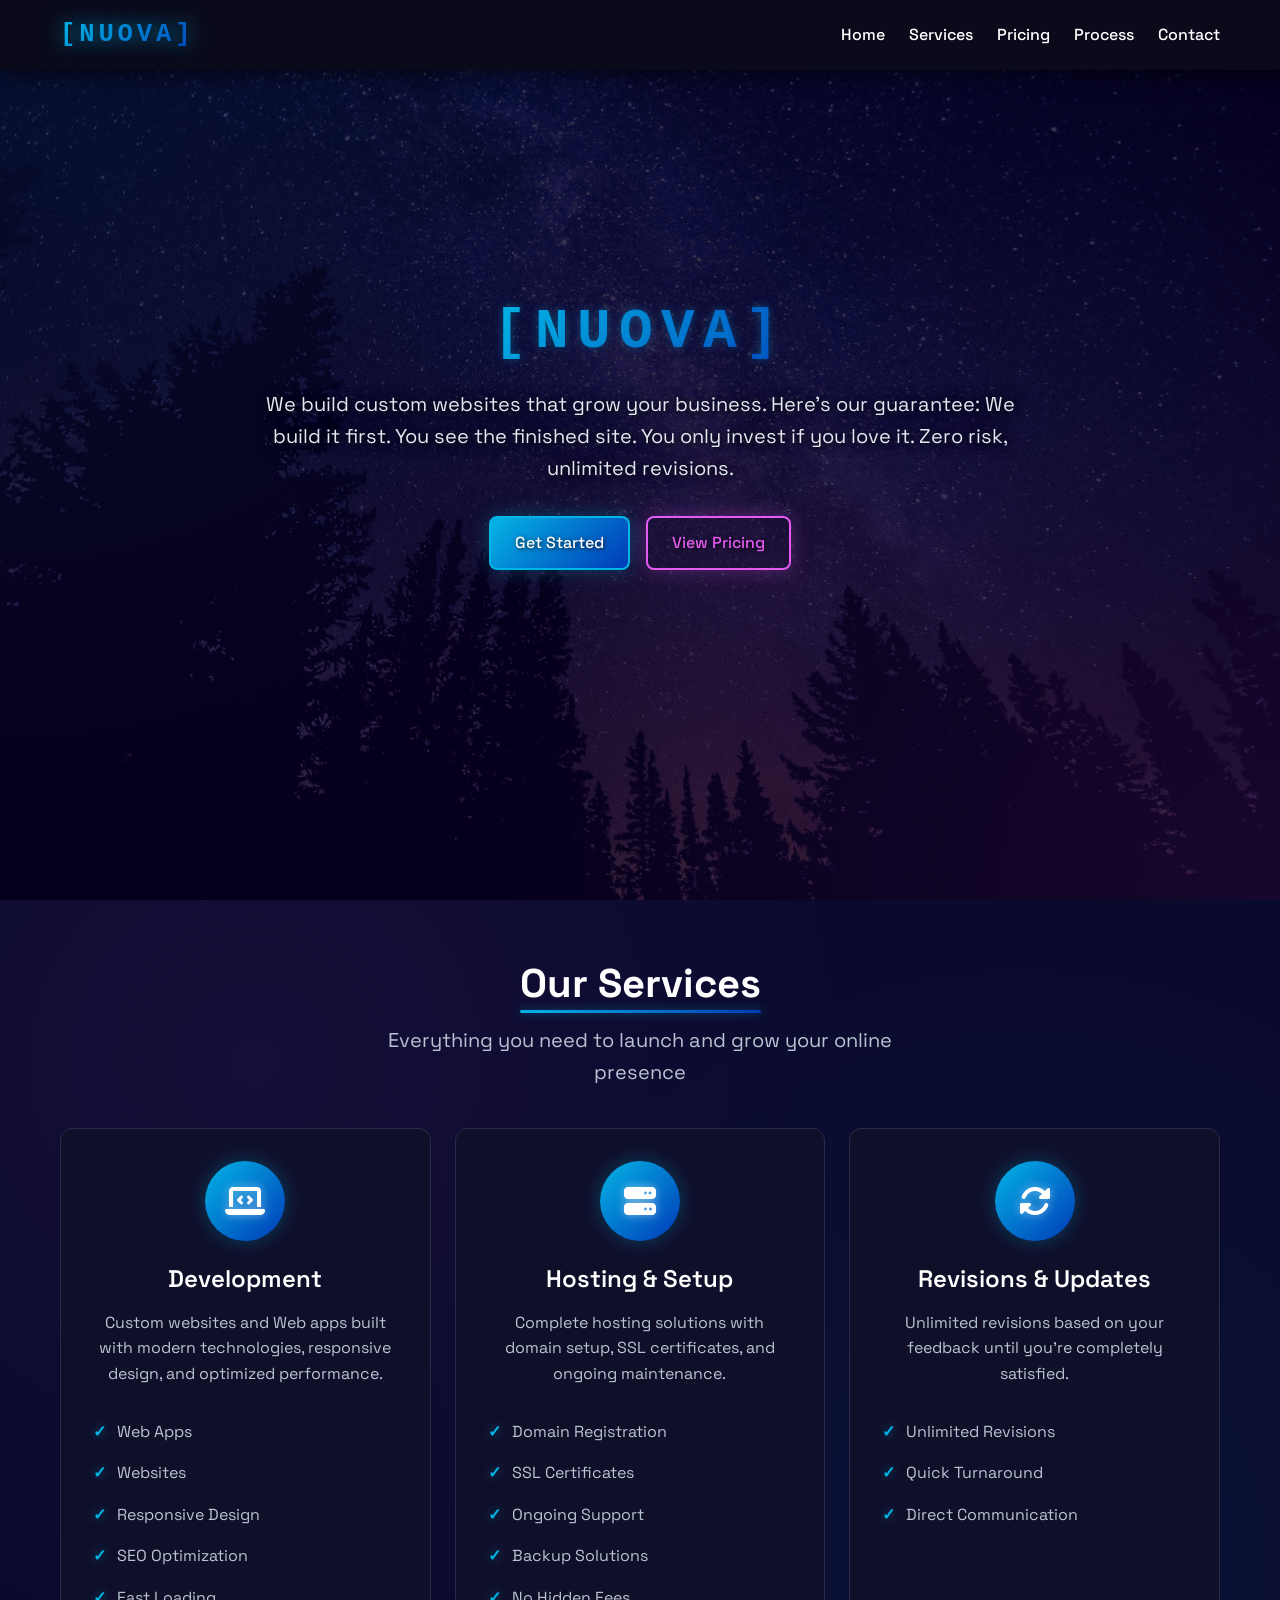
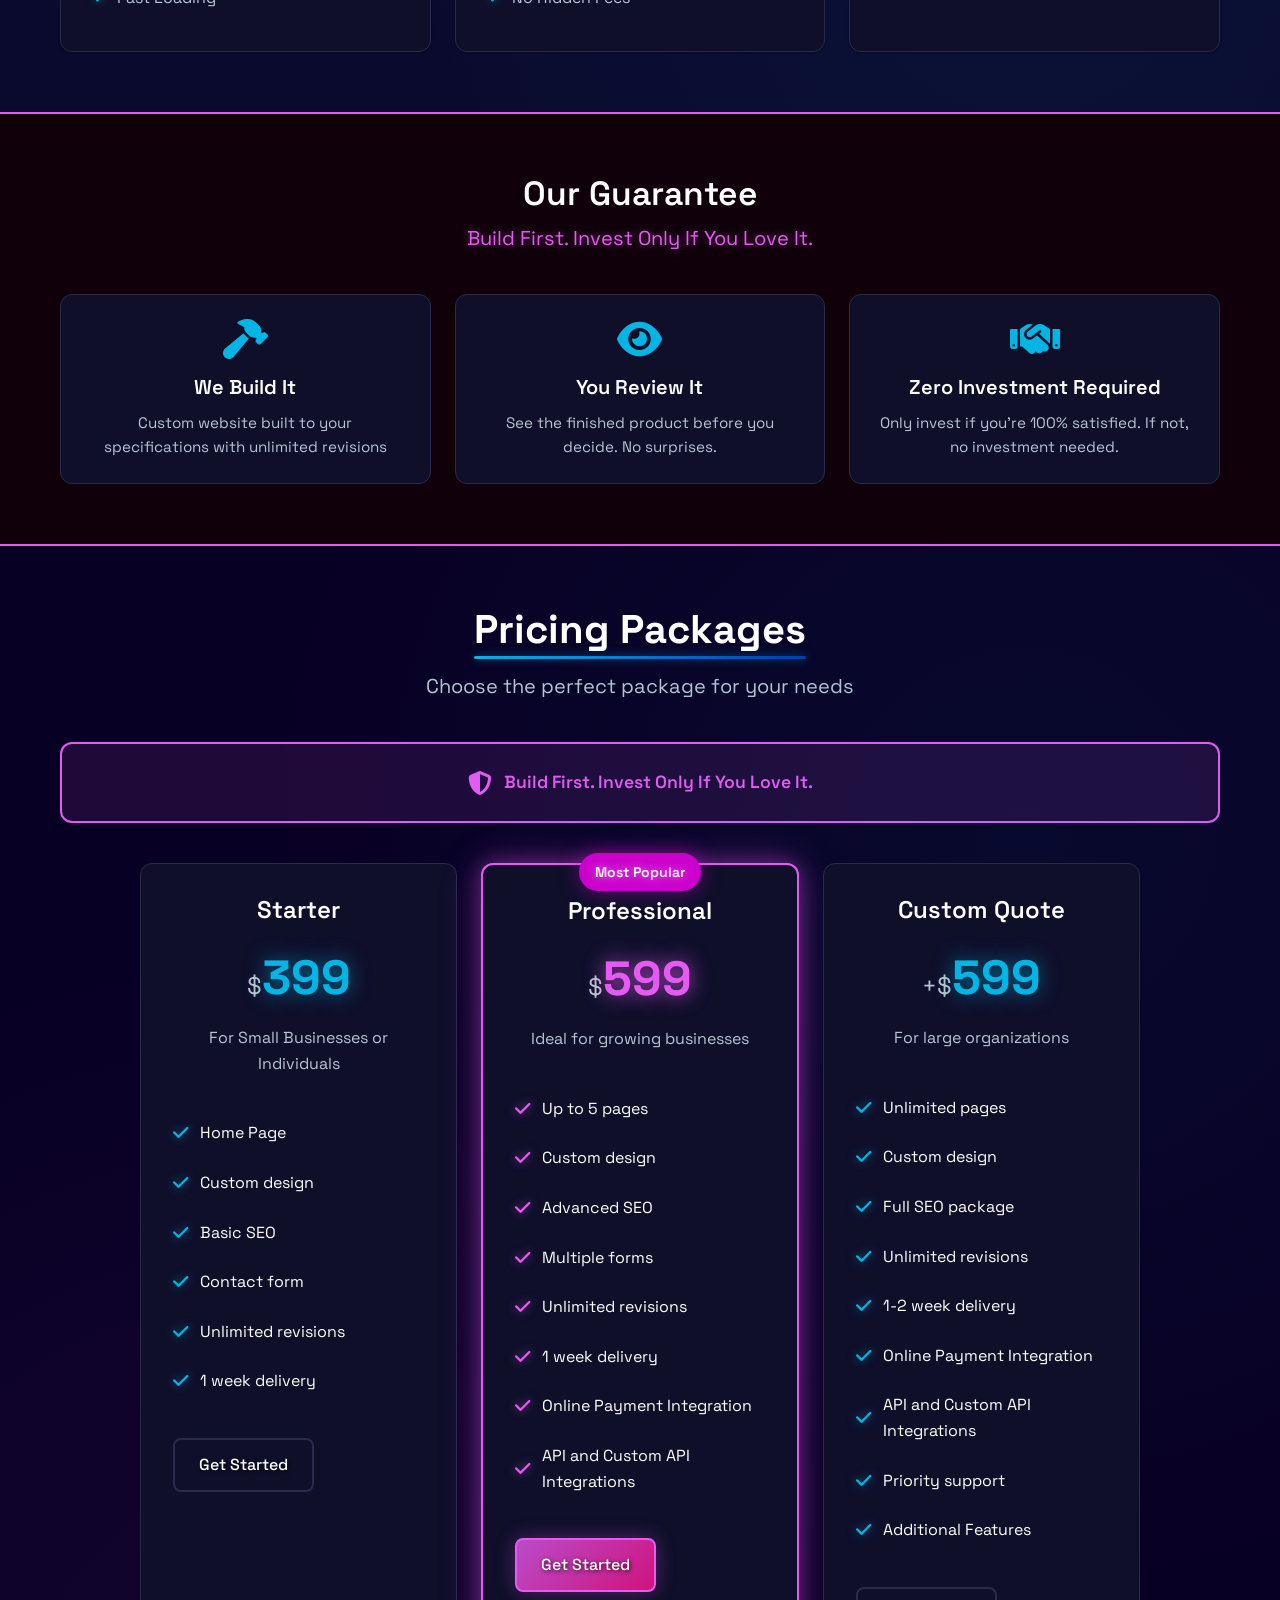
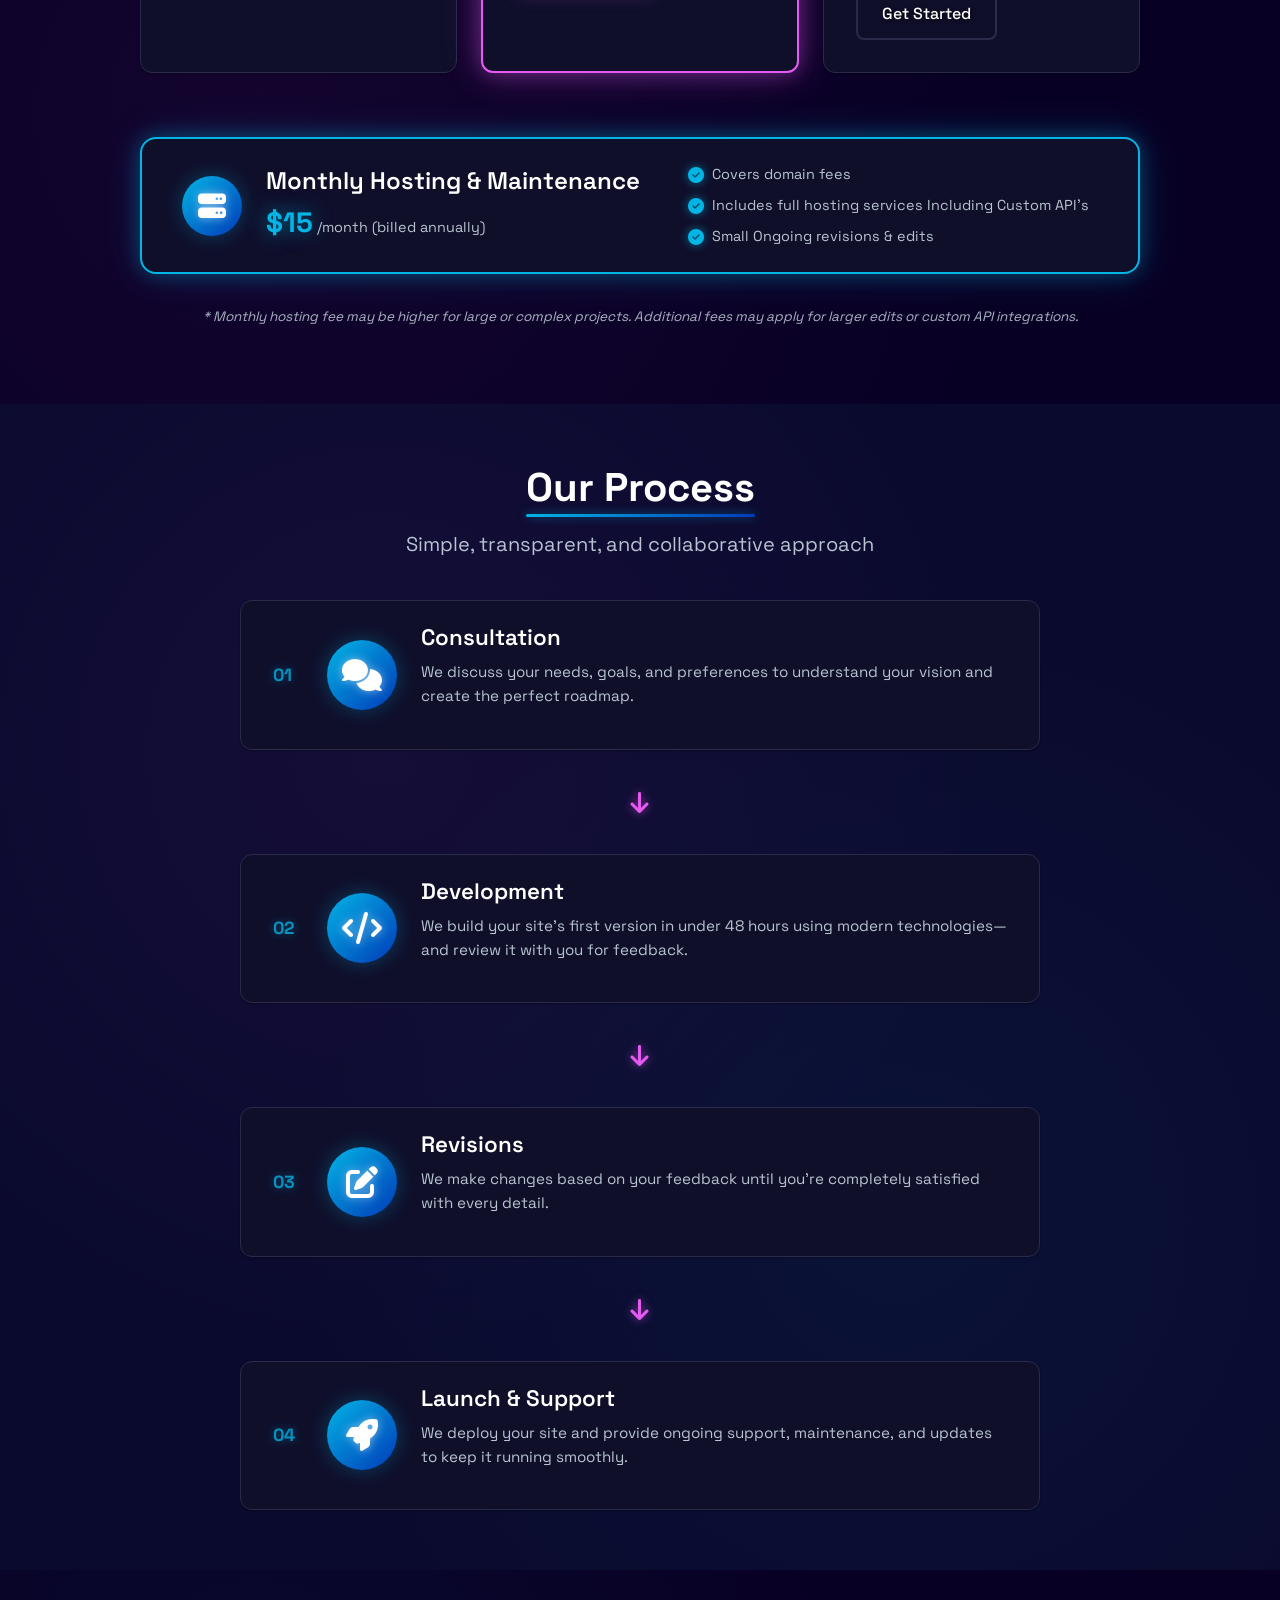
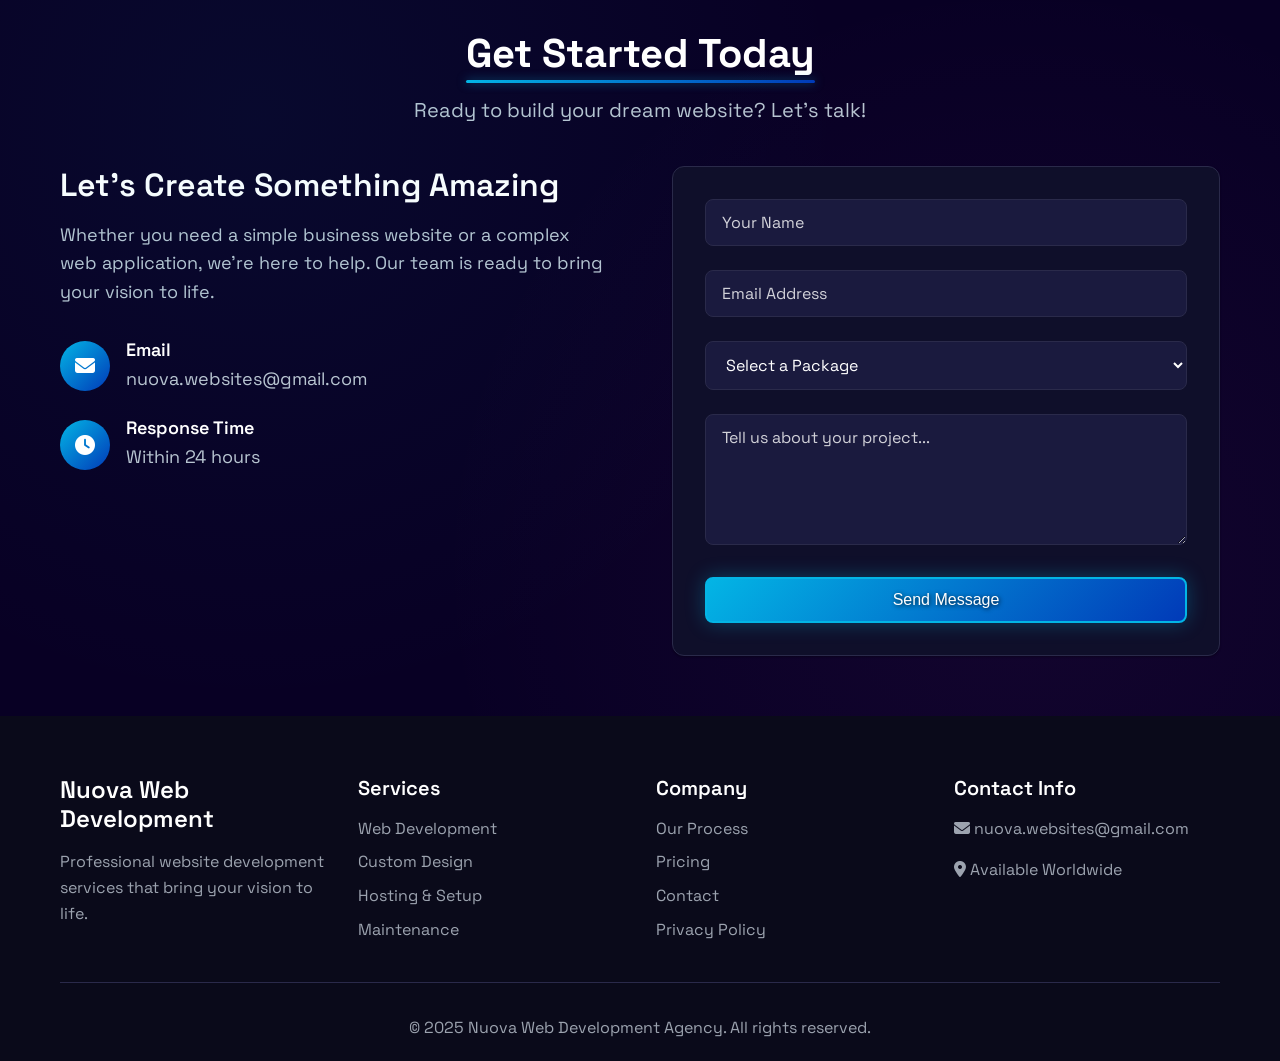
<file: index.html>
<!DOCTYPE html>
<html lang="en">
<head>
    <!-- Google tag (gtag.js) -->
    <script async src="https://www.googletagmanager.com/gtag/js?id=G-FZ18ME4N49"></script>
    <script>
        window.dataLayer = window.dataLayer || [];
        function gtag(){dataLayer.push(arguments);}
        gtag('js', new Date());

        gtag('config', 'G-FZ18ME4N49');
    </script>
    <meta charset="UTF-8">
    <meta name="viewport" content="width=device-width, initial-scale=1.0">
    <meta name="description" content="Taylor's Website Building Company - Professional website development, design, and hosting services. Fast, personalized, and affordable web solutions.">
    <meta name="keywords" content="website development, web design, hosting, custom websites, responsive design">
    <meta name="author" content="Taylor's Website Building Company">
    <title>[Nuova]</title>
    <link rel="stylesheet" href="styles.css">
    <link href="https://fonts.googleapis.com/css2?family=Space+Grotesk:wght@300;400;500;600;700&display=swap" rel="stylesheet">
    <link rel="stylesheet" href="https://cdnjs.cloudflare.com/ajax/libs/font-awesome/6.4.0/css/all.min.css">
</head>
<body>
    <!-- Navigation -->
    <nav class="navbar">
        <div class="nav-container">
            <div class="nav-logo">
                <a href="#home" class="nav-logo-text">
                    <span class="nav-logo-bracket">[Nuova]</span>
                </a>
            </div>
            <ul class="nav-menu">
                <li class="nav-item">
                    <a href="#home" class="nav-link">Home</a>
                </li>
                <li class="nav-item">
                    <a href="#services" class="nav-link">Services</a>
                </li>
                <li class="nav-item">
                    <a href="#pricing" class="nav-link">Pricing</a>
                </li>
                <li class="nav-item">
                    <a href="#process" class="nav-link">Process</a>
                </li>
                <li class="nav-item">
                    <a href="#contact" class="nav-link">Contact</a>
                </li>
            </ul>
            <div class="hamburger">
                <span class="bar"></span>
                <span class="bar"></span>
                <span class="bar"></span>
            </div>
        </div>
    </nav>

    <!-- Hero Section -->
    <section id="home" class="hero">
        <img src="images/herosection.jpg" alt="Hero image" class="hero-image">
        <div class="hero-container">
            <h1 class="hero-title"> 
                <span class="nav-logo-bracket">[Nuova]</span>
            </h1>
            <p class="hero-description">
                We build custom websites that grow your business. Here's our guarantee: We build it first.
                You see the finished site. You only invest if you love it. Zero risk, unlimited revisions.
            </p>
            <div class="hero-buttons">
                <a href="#contact" class="btn btn-primary">Get Started</a>
                <a href="#pricing" class="btn btn-secondary">View Pricing</a>
            </div>
        </div>
    </section>

    <!-- Services Section -->
    <section id="services" class="services">
        <div class="container">
            <div class="section-header">
                <h2>Our Services</h2>
                <p>Everything you need to launch and grow your online presence</p>
            </div>
            <div class="services-grid">
                <div class="service-card">
                    <div class="service-icon">
                        <i class="fas fa-laptop-code"></i>
                    </div>
                    <h3>Development</h3>
                    <p>Custom websites and Web apps built with modern technologies, responsive design, and optimized performance.</p>
                    <ul>
                        <li>Web Apps</li>
                        <li>Websites</li>
                        <li>Responsive Design</li>
                        <li>SEO Optimization</li>
                        <li>Fast Loading</li>
                    </ul>
                </div>
                <div class="service-card">
                    <div class="service-icon">
                        <i class="fas fa-server"></i>
                    </div>
                    <h3>Hosting & Setup</h3>
                    <p>Complete hosting solutions with domain setup, SSL certificates, and ongoing maintenance.</p>
                    <ul>
                        <li>Domain Registration</li>
                        <li>SSL Certificates</li>
                        <li>Ongoing Support</li>
                        <li>Backup Solutions</li>
                        <li>No Hidden Fees</li>
                    </ul>
                </div>
                <div class="service-card">
                    <div class="service-icon">
                        <i class="fas fa-sync-alt"></i>
                    </div>
                    <h3>Revisions & Updates</h3>
                    <p>Unlimited revisions based on your feedback until you're completely satisfied.</p>
                    <ul>
                        <li>Unlimited Revisions</li>
                        <li>Quick Turnaround</li>
                        <li>Direct Communication</li>
                    </ul>
                </div>
            </div>
        </div>
    </section>

    <!-- Guarantee Section -->
    <section class="guarantee">
        <div class="container">
            <div class="guarantee-content">
                <h2>Our Guarantee</h2>
                <p class="guarantee-subtitle">Build First. Invest Only If You Love It.</p>
                <div class="guarantee-grid">
                    <div class="guarantee-card">
                        <i class="fas fa-hammer"></i>
                        <h3>We Build It</h3>
                        <p>Custom website built to your specifications with unlimited revisions</p>
                    </div>
                    <div class="guarantee-card">
                        <i class="fas fa-eye"></i>
                        <h3>You Review It</h3>
                        <p>See the finished product before you decide. No surprises.</p>
                    </div>
                    <div class="guarantee-card">
                        <i class="fas fa-handshake"></i>
                        <h3>Zero Investment Required</h3>
                        <p>Only invest if you're 100% satisfied. If not, no investment needed.</p>
                    </div>
                </div>
            </div>
        </div>
    </section>

    <!-- Pricing Section -->
    <section id="pricing" class="pricing">
        <div class="container">
            <div class="section-header">
                <h2>Pricing Packages</h2>
                <p>Choose the perfect package for your needs</p>
            </div>
            <div class="pricing-guarantee">
                <div class="guarantee-badge">
                    <i class="fas fa-shield-alt"></i>
                    <span>Build First. Invest Only If You Love It.</span>
                </div>
            </div>
            <div class="pricing-grid">
                <div class="pricing-card">
                    <div class="pricing-header">
                        <h3>Starter</h3>
                        <div class="price">
                            <span class="currency">$</span>
                            <span class="amount">399</span>
                        </div>
                        <p>For Small Businesses or Individuals</p>
                    </div>
                    <ul class="pricing-features">
                        <li><i class="fas fa-check"></i> Home Page</li>
                        <li><i class="fas fa-check"></i> Custom design</li>
                        <li><i class="fas fa-check"></i> Basic SEO</li>
                        <li><i class="fas fa-check"></i> Contact form</li>
                        <li><i class="fas fa-check"></i> Unlimited revisions</li>
                        <li><i class="fas fa-check"></i> 1 week delivery</li>
                    </ul>
                    <a href="#contact" class="btn btn-outline">Get Started</a>
                </div>
                <div class="pricing-card featured">
                    <div class="popular-badge">Most Popular</div>
                    <div class="pricing-header">
                        <h3>Professional</h3>
                        <div class="price">
                            <span class="currency">$</span>
                            <span class="amount">599</span>
                        </div>
                        <p>Ideal for growing businesses</p>
                    </div>
                    <ul class="pricing-features">
                        <li><i class="fas fa-check"></i> Up to 5 pages</li>
                        <li><i class="fas fa-check"></i> Custom design</li>
                        <li><i class="fas fa-check"></i> Advanced SEO</li>
                        <li><i class="fas fa-check"></i> Multiple forms</li>
                        <li><i class="fas fa-check"></i> Unlimited revisions</li>
                        <li><i class="fas fa-check"></i> 1 week delivery</li>
                        <li><i class="fas fa-check"></i> Online Payment Integration</li>
                        <li><i class="fas fa-check"></i> API and Custom API Integrations</li>
                    </ul>
                    <a href="#contact" class="btn btn-primary">Get Started</a>
                </div>
                <div class="pricing-card">
                    <div class="pricing-header">
                        <h3>Custom Quote</h3>
                        <div class="price">
                            <span class="currency">+$</span>
                            <span class="amount">599</span>
                        </div>
                        <p>For large organizations</p>
                    </div>
                    <ul class="pricing-features">
                        <li><i class="fas fa-check"></i> Unlimited pages</li>
                        <li><i class="fas fa-check"></i> Custom design</li>
                        <li><i class="fas fa-check"></i> Full SEO package</li>
                        <li><i class="fas fa-check"></i> Unlimited revisions</li>
                        <li><i class="fas fa-check"></i> 1-2 week delivery</li>
                        <li><i class="fas fa-check"></i> Online Payment Integration</li>
                        <li><i class="fas fa-check"></i> API and Custom API Integrations</li>
                        <li><i class="fas fa-check"></i> Priority support</li>
                        <li><i class="fas fa-check"></i> Additional Features</li>

                    </ul>
                    <a href="#contact" class="btn btn-outline">Get Started</a>
                </div>
            </div>
            
            <!-- Hosting Fee Info -->
            <div class="hosting-info">
                <div class="hosting-info-content">
                    <div class="hosting-info-left">
                        <div class="hosting-info-icon">
                            <i class="fas fa-server"></i>
                        </div>
                        <div class="hosting-info-main">
                            <h3>Monthly Hosting & Maintenance</h3>
                            <p class="hosting-price">$15<span> /month (billed annually)</span></p>
                        </div>
                    </div>
                    <ul class="hosting-features">
                        <li><i class="fas fa-check-circle"></i> Covers domain fees</li>
                        <li><i class="fas fa-check-circle"></i> Includes full hosting services Including Custom API's</li>
                        <li><i class="fas fa-check-circle"></i> Small Ongoing revisions & edits</li>
                    </ul>
                </div>
                <p class="hosting-note">* Monthly hosting fee may be higher for large or complex projects. Additional fees may apply for larger edits or custom API integrations.</p>
            </div>
        </div>
    </section>

    <!-- Process Section -->
    <section id="process" class="process">
        <div class="container">
            <div class="section-header">
                <h2>Our Process</h2>
                <p>Simple, transparent, and collaborative approach</p>
            </div>
            <div class="process-grid">
                <div class="process-card">
                    <div class="process-number">01</div>
                    <div class="process-icon">
                        <i class="fas fa-comments"></i>
                    </div>
                    <div class="process-content">
                        <h3>Consultation</h3>
                        <p>We discuss your needs, goals, and preferences to understand your vision and create the perfect roadmap.</p>
                    </div>
                </div>
                
                <div class="process-arrow">
                    <i class="fas fa-arrow-down"></i>
                </div>
                
                <div class="process-card">
                    <div class="process-number">02</div>
                    <div class="process-icon">
                        <i class="fas fa-code"></i>
                    </div>
                    <div class="process-content">
                        <h3>Development</h3>
                        <p>We build your site's first version in under 48 hours using modern technologies—and review it with you for feedback.</p>
                    </div>
                </div>
                
                <div class="process-arrow">
                    <i class="fas fa-arrow-down"></i>
                </div>
                
                <div class="process-card">
                    <div class="process-number">03</div>
                    <div class="process-icon">
                        <i class="fas fa-edit"></i>
                    </div>
                    <div class="process-content">
                        <h3>Revisions</h3>
                        <p>We make changes based on your feedback until you're completely satisfied with every detail.</p>
                    </div>
                </div>
                
                <div class="process-arrow">
                    <i class="fas fa-arrow-down"></i>
                </div>
                
                <div class="process-card">
                    <div class="process-number">04</div>
                    <div class="process-icon">
                        <i class="fas fa-rocket"></i>
                    </div>
                    <div class="process-content">
                        <h3>Launch & Support</h3>
                        <p>We deploy your site and provide ongoing support, maintenance, and updates to keep it running smoothly.</p>
                    </div>
                </div>
            </div>
        </div>
    </section>

    <!-- Contact Section -->
    <section id="contact" class="contact">
        <div class="container">
            <div class="section-header">
                <h2>Get Started Today</h2>
                <p>Ready to build your dream website? Let's talk!</p>
            </div>
            <div class="contact-content">
                <div class="contact-info">
                    <h3>Let's Create Something Amazing</h3>
                    <p>Whether you need a simple business website or a complex web application, we're here to help. Our team is ready to bring your vision to life.</p>
                    <div class="contact-details">
                        <div class="contact-item">
                            <i class="fas fa-envelope"></i>
                            <div>
                                <h4>Email</h4>
                                <p>nuova.websites@gmail.com</p>
                            </div>
                        </div>
                        <div class="contact-item">
                            <i class="fas fa-clock"></i>
                            <div>
                                <h4>Response Time</h4>
                                <p>Within 24 hours</p>
                            </div>
                        </div>
                    </div>
                </div>
                <form class="contact-form" id="contactForm" method="POST" action="https://script.google.com/macros/s/AKfycbxHLShKBQjrS8f44JTe8G2f0eDgX-JokgMUjN94ciU_XdrngMYqsn08Pi-C5qj1pnOJ0g/exec">
                    <!-- Hidden referral email field -->
                    <input type="hidden" name="refemail" value="nuova.websites@gmail.com">
                    <div class="form-group">
                        <input type="text" id="name" name="name" placeholder="Your Name" required>
                    </div>
                    <div class="form-group">
                        <input type="email" id="email" name="email" placeholder="Email Address" required>
                    </div>
                    <div class="form-group">
                        <select id="package" name="package" required>
                            <option value="">Select a Package</option>
                            <option value="starter">Starter ($299)</option>
                            <option value="professional">Professional ($599)</option>
                            <option value="enterprise">Enterprise ($999)</option>
                            <option value="custom">Custom Quote</option>
                        </select>
                    </div>
                    <div class="form-group">
                        <textarea id="message" name="message" placeholder="Tell us about your project..." rows="5" required></textarea>
                    </div>
                    <button type="submit" class="btn btn-primary btn-full">Send Message</button>
                    <div id="formMessage" style="display: none; margin-top: 1rem; padding: 1rem; border-radius: 8px; text-align: center; font-weight: 500;"></div>
                </form>
            </div>
        </div>
    </section>

    <!-- Footer -->
    <footer class="footer">
        <div class="container">
            <div class="footer-content">
                <div class="footer-section">
                    <h3>Nuova Web Development</h3>
                    <p>Professional website development services that bring your vision to life.</p>
                </div>
                <div class="footer-section">
                    <h4>Services</h4>
                    <ul>
                        <li><a href="#services">Web Development</a></li>
                        <li><a href="#services">Custom Design</a></li>
                        <li><a href="#services">Hosting & Setup</a></li>
                        <li><a href="#services">Maintenance</a></li>
                    </ul>
                </div>
                <div class="footer-section">
                    <h4>Company</h4>
                    <ul>
                        <li><a href="#process">Our Process</a></li>
                        <li><a href="#pricing">Pricing</a></li>
                        <li><a href="#contact">Contact</a></li>
                        <li><a href="#">Privacy Policy</a></li>
                    </ul>
                </div>
                <div class="footer-section">
                    <h4>Contact Info</h4>
                    <p><i class="fas fa-envelope"></i> nuova.websites@gmail.com</p>
                    <p><i class="fas fa-map-marker-alt"></i> Available Worldwide</p>
                </div>
            </div>
            <div class="footer-bottom">
                <p>&copy; 2025 Nuova Web Development Agency. All rights reserved.</p>
            </div>
        </div>
    </footer>

    <script src="script.js"></script>
</body>
</html>
</file>
<file: styles.css>
/* Reset and Base Styles */
* {
    margin: 0;
    padding: 0;
    box-sizing: border-box;
}

:root {
    /* Dark + Neon Coding Color Scheme */
    --neon-pink: #E55BF2;
    --neon-blue: #03B5E5;
    --deep-blue: #013AB8;
    --dark-purple: #330280;
    --darkest: #080024;
    
    /* Primary Colors */
    --primary-color: var(--neon-blue);
    --primary-dark: var(--deep-blue);
    --secondary-color: var(--neon-pink);
    --accent-color: var(--neon-pink);
    
    /* Text Colors */
    --text-primary: #ffffff;
    --text-secondary: #b8c5d1;
    --text-light: #8a9ba8;
    --text-muted: #5a6b7a;
    
    /* Background Colors */
    --bg-primary: var(--darkest);
    --bg-secondary: #0a0a2e;
    --bg-tertiary: #1a1a3e;
    --bg-card: #0f0f2a;
    
    /* Border and Effects */
    --border-color: #2a2a4a;
    --border-neon: var(--neon-blue);
    --border-pink: var(--neon-pink);
    
    /* Shadows */
    --shadow-sm: 0 1px 2px 0 rgba(0, 0, 0, 0.3);
    --shadow-md: 0 4px 6px -1px rgba(0, 0, 0, 0.4);
    --shadow-lg: 0 10px 15px -3px rgba(0, 0, 0, 0.5);
    --shadow-xl: 0 20px 25px -5px rgba(0, 0, 0, 0.6);
    --shadow-neon: 0 0 20px rgba(3, 181, 229, 0.3);
    --shadow-pink: 0 0 20px rgba(229, 91, 242, 0.3);
    
    /* Gradients */
    --gradient-primary: linear-gradient(135deg, var(--neon-blue) 0%, var(--deep-blue) 100%);
    --gradient-secondary: linear-gradient(135deg, var(--neon-pink) 0%, var(--dark-purple) 100%);
    --gradient-dark: linear-gradient(135deg, var(--darkest) 0%, var(--bg-secondary) 100%);
}


body {
    font-family: 'Space Grotesk', sans-serif;
    line-height: 1.6;
    color: var(--text-primary);
    background-color: var(--bg-primary);
    background-image: 
        radial-gradient(circle at 20% 20%, rgba(3, 181, 229, 0.1) 0%, transparent 50%),
        radial-gradient(circle at 80% 80%, rgba(229, 91, 242, 0.1) 0%, transparent 50%),
        linear-gradient(135deg, var(--darkest) 0%, var(--bg-secondary) 100%);
    min-height: 100vh;
}

.container {
    max-width: 1200px;
    margin: 0 auto;
    padding: 0 20px;
}

/* Typography */
h1, h2, h3, h4, h5, h6 {
    font-weight: 600;
    line-height: 1.2;
    margin-bottom: 1rem;
}

h1 { font-size: 3rem; }
h2 { font-size: 2.1rem; }
h3 { font-size: 1.5rem; }
h4 { font-size: 1.25rem; }

p {
    margin-bottom: 1rem;
    color: var(--text-secondary);
}

/* Buttons */
.btn {
    display: inline-block;
    padding: 12px 24px;
    border-radius: 8px;
    text-decoration: none;
    font-weight: 500;
    font-size: 1rem;
    transition: all 0.3s ease;
    border: 2px solid transparent;
    cursor: pointer;
    text-align: center;
    text-shadow: 1px 1px 4px rgba(0, 0, 0, 0.8);
}

.btn-primary {
    background: var(--gradient-primary);
    color: white;
    border: 2px solid var(--neon-blue);
    box-shadow: var(--shadow-neon);
    position: relative;
    overflow: hidden;
}

.btn-primary::before {
    content: '';
    position: absolute;
    top: 0;
    left: -100%;
    width: 100%;
    height: 100%;
    background: linear-gradient(90deg, transparent, rgba(255, 255, 255, 0.2), transparent);
    transition: left 0.5s;
}

.btn-primary:hover::before {
    left: 100%;
}

.btn-primary:hover {
    transform: translateY(-2px);
    box-shadow: var(--shadow-neon), 0 0 30px rgba(3, 181, 229, 0.4);
    border-color: var(--neon-blue);
}

.btn-secondary {
    background: transparent;
    color: var(--neon-pink);
    border: 2px solid var(--neon-pink);
    box-shadow: var(--shadow-pink);
}

.btn-secondary:hover {
    background: rgba(229, 91, 242, 0.12);
    box-shadow: var(--shadow-pink), 0 0 30px rgba(229, 91, 242, 0.4);
    transform: translateY(-2px);
}

.btn-outline {
    background: transparent;
    color: var(--text-primary);
    border: 2px solid var(--border-color);
    transition: all 0.3s ease;
}

.btn-outline:hover {
    background: var(--bg-tertiary);
    color: var(--neon-blue);
    border-color: var(--neon-blue);
    box-shadow: var(--shadow-neon);
    transform: translateY(-2px);
}

.btn-full {
    width: 100%;
}

/* Navigation */
.navbar {
    position: fixed;
    top: 0;
    width: 100%;
    background: #0a0a1a !important;
    backdrop-filter: blur(15px);
    z-index: 1000;
    transition: all 0.3s ease;
    box-shadow: 0 2px 20px rgba(0, 0, 0, 0.7);
}

.navbar.scrolled {
    background: #0a0a1a !important;
}

.nav-container {
    max-width: 1200px;
    margin: 0 auto;
    padding: 0 20px;
    display: flex;
    justify-content: space-between;
    align-items: center;
    height: 70px;
}

.nav-logo {
    margin-right: auto;
    margin-left: 0;
}

.nav-logo-text {
    font-size: 1.6rem;
    font-weight: 800;
    text-decoration: none;
    transition: all 0.3s ease;
    letter-spacing: 0.15em;
    display: inline-block;
    font-family: 'JetBrains Mono', 'Fira Code', 'Source Code Pro', 'Consolas', monospace;
    text-transform: uppercase;
}

.nav-logo-bracket {
    background: linear-gradient(135deg, var(--neon-blue) 0%, var(--deep-blue) 100%);
    -webkit-background-clip: text;
    -webkit-text-fill-color: transparent;
    background-clip: text;
    text-shadow: 0 0 20px rgba(3, 181, 229, 0.8);
    font-weight: 800;
}

.nav-logo-text:hover {
    transform: scale(1.05);
}

.nav-logo-text:focus {
    outline: none;
}



.nav-menu {
    display: flex;
    list-style: none;
    gap: 1.5rem;
    margin: 0;
    padding: 0;
}

.nav-link {
    text-decoration: none;
    color: #ffffff;
    font-weight: 500;
    font-size: 1rem;
    padding: 0.5rem 0;
    transition: color 0.3s ease;
    position: relative;
}

.nav-link:hover {
    color: var(--neon-pink);
    text-shadow: 0 0 10px rgba(229, 91, 242, 0.6);
}

.nav-link::after {
    content: '';
    position: absolute;
    bottom: -5px;
    left: 0;
    width: 0;
    height: 2px;
    background: linear-gradient(135deg, var(--neon-pink) 0%, #ff1493 100%);
    transition: width 0.3s ease;
    box-shadow: 0 0 10px rgba(229, 91, 242, 0.5);
}

.nav-link:hover::after {
    width: 100%;
}

.nav-link:focus {
    outline: none;
}

.hamburger {
    display: none;
    flex-direction: column;
    cursor: pointer;
}

.bar {
    width: 25px;
    height: 3px;
    background: var(--text-primary);
    margin: 3px 0;
    transition: 0.3s;
}

/* Hero Section */
.hero {
    padding: 80px 0 60px;
    background: var(--bg-primary);
    min-height: 100vh;
    display: flex;
    align-items: center;
    position: relative;
    overflow: hidden;
}

.hero-image {
    position: absolute;
    top: 0;
    left: 0;
    width: 100%;
    height: 100%;
    object-fit: cover;
    z-index: 0;
    opacity: 0.2;
    transform: scaleX(-1);
}

.hero::before {
    content: '';
    position: absolute;
    top: 0;
    left: 0;
    right: 0;
    bottom: 0;
    background: 
        radial-gradient(circle at 0% 0%, rgba(3, 181, 229, 0.08) 0%, transparent 50%),
        radial-gradient(circle at 100% 100%, rgba(229, 91, 242, 0.08) 0%, transparent 50%);
    z-index: 1;
    pointer-events: none;
}

.hero-container {
    max-width: 800px;
    margin: 0 auto;
    padding: 0 20px;
    display: flex;
    flex-direction: column;
    align-items: center;
    text-align: center;
    position: relative;
    z-index: 10;
}


.hero-title {
    font-size: 3.5rem;
    font-weight: 800;
    margin-bottom: 1.5rem;
    line-height: 1.1;
    letter-spacing: 0.15em;
    text-transform: uppercase;
    font-family: 'JetBrains Mono', 'Fira Code', 'Source Code Pro', 'Consolas', monospace;
}

.hero-title .nav-logo-bracket {
    text-shadow: 0 0 10px rgba(3, 181, 229, 0.35);
}

.hero-subtitle {
    background: linear-gradient(135deg, var(--neon-blue) 0%, var(--deep-blue) 100%);
    -webkit-background-clip: text;
    -webkit-text-fill-color: transparent;
    background-clip: text;
    text-shadow: 0 0 30px rgba(3, 181, 229, 0.5);
}

.hero-description {
    font-size: 1.25rem;
    color: #e2e8f0;
    margin-bottom: 2rem;
    line-height: 1.6;
    text-shadow: 1px 1px 6px rgba(0, 0, 0, 0.8), 0 0 15px rgba(0, 0, 0, 0.5);
}

.hero-buttons {
    display: flex;
    gap: 1rem;
    margin-bottom: 3rem;
    justify-content: center;
}




/* Section Headers */
.section-header {
    text-align: center;
    margin-bottom: 2.5rem;
}

.section-header h2 {
    font-size: 2.5rem;
    font-weight: 700;
    margin-bottom: 1rem;
    color: var(--text-primary);
    position: relative;
    display: inline-block;
}

.section-header h2::after {
    content: '';
    position: absolute;
    bottom: -5px;
    left: 0;
    width: 0;
    height: 3px;
    background: linear-gradient(135deg, var(--neon-blue) 0%, var(--deep-blue) 100%);
    border-radius: 2px;
    box-shadow: 0 0 10px rgba(3, 181, 229, 0.5);
    transition: width 1.2s ease-out;
}

.section-header h2.animate-in::after {
    width: 100%;
}

.section-header p {
    font-size: 1.25rem;
    color: var(--text-secondary);
    max-width: 600px;
    margin: 0 auto;
}

/* Services Section */
.services {
    padding: 60px 0;
    background: var(--bg-secondary);
    position: relative;
}

.services::before {
    content: '';
    position: absolute;
    top: 0;
    left: 0;
    right: 0;
    bottom: 0;
    background: 
        radial-gradient(circle at 20% 20%, rgba(229, 91, 242, 0.05) 0%, transparent 50%),
        radial-gradient(circle at 80% 80%, rgba(3, 181, 229, 0.05) 0%, transparent 50%);
    z-index: 0;
}

.services-grid {
    display: grid;
    grid-template-columns: repeat(auto-fit, minmax(280px, 1fr));
    gap: 1.5rem;
}

.service-card {
    background: var(--bg-card);
    padding: 2rem;
    border-radius: 12px;
    box-shadow: var(--shadow-sm);
    border: 1px solid var(--border-color);
    transition: all 0.3s ease;
    text-align: center;
    position: relative;
    z-index: 1;
}

.service-card:hover {
    transform: translateY(-5px);
    box-shadow: var(--shadow-lg), 0 0 30px rgba(3, 181, 229, 0.3);
    border-color: var(--neon-blue);
}


.service-icon {
    width: 80px;
    height: 80px;
    background: var(--gradient-primary);
    border-radius: 50%;
    display: flex;
    align-items: center;
    justify-content: center;
    margin: 0 auto 1.5rem;
    box-shadow: var(--shadow-neon);
    position: relative;
}

.service-icon::before {
    content: '';
    position: absolute;
    top: -2px;
    left: -2px;
    right: -2px;
    bottom: -2px;
    background: var(--gradient-primary);
    border-radius: 50%;
    z-index: -1;
    opacity: 0;
    transition: opacity 0.3s ease;
}

.service-card:hover .service-icon::before {
    opacity: 0.3;
}

.service-icon i {
    font-size: 2rem;
    color: white;
    text-shadow: 0 0 10px rgba(255, 255, 255, 0.5);
}

.service-card h3 {
    font-size: 1.5rem;
    font-weight: 600;
    margin-bottom: 1rem;
    color: var(--text-primary);
}

.service-card p {
    margin-bottom: 1.5rem;
    color: var(--text-secondary);
}

.service-card ul {
    list-style: none;
    text-align: left;
}

.service-card li {
    padding: 0.5rem 0;
    color: var(--text-secondary);
    position: relative;
    padding-left: 1.5rem;
}

.service-card li::before {
    content: '✓';
    position: absolute;
    left: 0;
    color: var(--neon-blue);
    font-weight: bold;
    text-shadow: 0 0 10px rgba(3, 181, 229, 0.6);
}


/* Pricing Section */
.pricing {
    padding: 60px 0;
    background: var(--bg-primary);
    position: relative;
}

.pricing::before {
    content: '';
    position: absolute;
    top: 0;
    left: 0;
    right: 0;
    bottom: 0;
    background: 
        radial-gradient(circle at 80% 20%, rgba(3, 181, 229, 0.05) 0%, transparent 50%),
        radial-gradient(circle at 20% 80%, rgba(229, 91, 242, 0.05) 0%, transparent 50%);
    z-index: 0;
}

.pricing-grid {
    display: grid;
    grid-template-columns: repeat(auto-fit, minmax(300px, 1fr));
    gap: 1.5rem;
    max-width: 1000px;
    margin: 0 auto;
}

.pricing-card {
    background: var(--bg-card);
    border-radius: 12px;
    padding: 2rem;
    box-shadow: var(--shadow-sm);
    border: 1px solid var(--border-color);
    transition: all 0.3s ease;
    position: relative;
    z-index: 1;
}

.pricing-card:hover {
    transform: translateY(-5px);
    box-shadow: var(--shadow-lg), 0 0 30px rgba(3, 181, 229, 0.2);
    border-color: var(--neon-blue);
}

.pricing-card.featured {
    border: 2px solid var(--neon-pink);
    transform: scale(1.05);
    box-shadow: var(--shadow-pink), 0 0 40px rgba(229, 91, 242, 0.3);
}

.popular-badge {
    position: absolute;
    top: -12px;
    left: 50%;
    transform: translateX(-50%);
    background: #cc00cc !important;
    color: white !important;
    padding: 0.5rem 1rem;
    border-radius: 20px;
    font-size: 0.875rem;
    font-weight: 600;
    box-shadow: 0 0 20px rgba(204, 0, 204, 0.5) !important;
    text-shadow: 0 0 10px rgba(255, 255, 255, 0.5);
    z-index: 10;
}

.pricing-header {
    text-align: center;
    margin-bottom: 2rem;
}

.pricing-header h3 {
    font-size: 1.5rem;
    font-weight: 600;
    margin-bottom: 1rem;
    color: var(--text-primary);
}

.price {
    display: flex;
    align-items: baseline;
    justify-content: center;
    margin-bottom: 0.5rem;
}

.currency {
    font-size: 1.5rem;
    color: var(--text-secondary);
}

.amount {
    font-size: 3rem;
    font-weight: 700;
    color: var(--neon-blue);
    text-shadow: 0 0 20px rgba(3, 181, 229, 0.6);
}

/* Featured pricing card amount in hot pink */
.pricing-card.featured .amount {
    color: var(--neon-pink);
    text-shadow: 0 0 20px rgba(229, 91, 242, 0.8);
}

/* Featured pricing card button in hot pink */
.pricing-card.featured .btn-primary {
    background: linear-gradient(135deg, rgba(229, 91, 242, 0.8) 0%, rgba(255, 20, 147, 0.8) 100%);
    border-color: var(--neon-pink);
    box-shadow: var(--shadow-pink);
}

.pricing-card.featured .btn-primary:hover {
    box-shadow: var(--shadow-pink), 0 0 30px rgba(229, 91, 242, 0.4);
    border-color: var(--neon-pink);
}

.pricing-header p {
    color: var(--text-secondary);
    margin: 0;
}

/* Guarantee Section */
.guarantee {
    padding: 60px 0;
    background: #0f0009;
    border-top: 2px solid var(--neon-pink);
    border-bottom: 2px solid var(--neon-pink);
    position: relative;
}

.guarantee-content {
    text-align: center;
}

.guarantee-content h2 {
    font-size: 2.1rem;
    margin-bottom: 0.5rem;
}

.guarantee-subtitle {
    font-size: 1.25rem;
    color: var(--neon-pink);
    margin-bottom: 2.5rem;
    text-shadow: 0 0 10px rgba(229, 91, 242, 0.5);
}

.guarantee-grid {
    display: grid;
    grid-template-columns: repeat(auto-fit, minmax(250px, 1fr));
    gap: 1.5rem;
}

.guarantee-card {
    background: var(--bg-card);
    padding: 1.5rem;
    border-radius: 12px;
    border: 1px solid var(--border-color);
    transition: all 0.3s ease;
}

.guarantee-card:hover {
    transform: translateY(-5px);
    border-color: var(--neon-blue);
    box-shadow: var(--shadow-neon);
}

.guarantee-card i {
    font-size: 2.5rem;
    color: var(--neon-blue);
    margin-bottom: 1rem;
}

.guarantee-card h3 {
    font-size: 1.25rem;
    font-weight: 600;
    margin-bottom: 0.75rem;
    color: var(--text-primary);
}

.guarantee-card p {
    color: var(--text-secondary);
    margin-bottom: 0;
    font-size: 0.95rem;
}

.pricing-guarantee {
    text-align: center;
    margin-bottom: 2.5rem;
    padding: 1.5rem;
    background: rgba(229, 91, 242, 0.1);
    border: 2px solid var(--neon-pink);
    border-radius: 12px;
}

.guarantee-badge {
    display: flex;
    align-items: center;
    justify-content: center;
    gap: 0.75rem;
    font-size: 1.1rem;
    color: var(--neon-pink);
    font-weight: 600;
}

.guarantee-badge i {
    font-size: 1.5rem;
}

/* Hosting Info Section */
.hosting-info {
    margin-top: 4rem;
    max-width: 1000px;
    margin-left: auto;
    margin-right: auto;
}

.hosting-info-content {
    background: var(--bg-card);
    border: 2px solid var(--neon-blue);
    border-radius: 16px;
    padding: 1.5rem 2.5rem;
    width: 100%;
    box-shadow: var(--shadow-neon), 0 0 40px rgba(3, 181, 229, 0.2);
    display: flex;
    gap: 3rem;
    align-items: center;
    justify-content: space-between;
    position: relative;
    z-index: 1;
    opacity: 0;
    transform: translateX(100px);
    transition: opacity 1.8s ease-out, transform 1.8s ease-out, box-shadow 0.3s ease;
}

.hosting-info-content.animate-in {
    opacity: 1;
    transform: translateX(0);
}

.hosting-info-content.animate-in:hover {
    transform: translateY(-5px);
    box-shadow: var(--shadow-neon), 0 0 50px rgba(3, 181, 229, 0.3);
}

.hosting-info-left {
    display: flex;
    align-items: center;
    gap: 1.5rem;
    flex-shrink: 0;
}

.hosting-info-icon {
    width: 60px;
    height: 60px;
    background: var(--gradient-primary);
    border-radius: 50%;
    display: flex;
    align-items: center;
    justify-content: center;
    flex-shrink: 0;
    box-shadow: var(--shadow-neon);
}

.hosting-info-icon i {
    font-size: 1.75rem;
    color: white;
    text-shadow: 0 0 10px rgba(255, 255, 255, 0.5);
}

.hosting-info-main {
    display: flex;
    flex-direction: column;
    gap: 0.25rem;
}

.hosting-info-main h3 {
    font-size: 1.5rem;
    font-weight: 600;
    margin: 0;
    color: var(--text-primary);
    white-space: nowrap;
}

.hosting-price {
    font-size: 1.75rem;
    font-weight: 700;
    color: var(--neon-blue);
    margin: 0;
    text-shadow: 0 0 20px rgba(3, 181, 229, 0.6);
}

.hosting-price span {
    font-size: 0.9rem;
    font-weight: 400;
    color: var(--text-secondary);
    text-shadow: none;
}

.hosting-features {
    list-style: none;
    display: flex;
    flex-direction: column;
    gap: 0.5rem;
    flex: 1;
    justify-content: center;
    margin: 0;
}

.hosting-features li {
    display: flex;
    align-items: center;
    gap: 0.5rem;
    color: var(--text-secondary);
    font-size: 0.9rem;
    white-space: nowrap;
}

.hosting-features i {
    color: var(--neon-blue);
    font-size: 1rem;
    text-shadow: 0 0 10px rgba(3, 181, 229, 0.6);
    flex-shrink: 0;
}

.hosting-note {
    margin-top: 1rem;
    font-size: 0.85rem;
    color: var(--text-secondary);
    font-style: italic;
    text-align: center;
    opacity: 0.9;
    padding-top: 1rem;
}

.pricing-features {
    list-style: none;
    margin-bottom: 2rem;
}

.pricing-features li {
    padding: 0.75rem 0;
    display: flex;
    align-items: center;
    gap: 0.75rem;
}

.pricing-features i {
    color: var(--neon-blue);
    font-size: 1.1rem;
    text-shadow: 0 0 10px rgba(3, 181, 229, 0.6);
}

.pricing-card.featured .pricing-features i {
    color: var(--neon-pink);
    text-shadow: 0 0 10px rgba(229, 91, 242, 0.6);
}


/* Process Section */
.process {
    padding: 60px 0;
    background: var(--bg-secondary);
    position: relative;
}

.process::before {
    content: '';
    position: absolute;
    top: 0;
    left: 0;
    right: 0;
    bottom: 0;
    background: 
        radial-gradient(circle at 30% 30%, rgba(229, 91, 242, 0.05) 0%, transparent 50%),
        radial-gradient(circle at 70% 70%, rgba(3, 181, 229, 0.05) 0%, transparent 50%);
    z-index: 0;
}

.process-grid {
    display: flex;
    flex-direction: column;
    gap: 1.5rem;
    max-width: 800px;
    margin: 0 auto;
    position: relative;
    z-index: 1;
}

.process-card {
    background: var(--bg-card);
    padding: 1.5rem 2rem;
    border-radius: 12px;
    box-shadow: var(--shadow-sm);
    border: 1px solid var(--border-color);
    transition: all 0.4s ease;
    display: flex;
    align-items: center;
    gap: 1.5rem;
    position: relative;
    overflow: hidden;
}


.process-card:hover {
    transform: translateY(-8px);
    box-shadow: var(--shadow-lg), 0 0 30px rgba(3, 181, 229, 0.3);
    border-color: var(--neon-blue);
}

.process-icon {
    width: 70px;
    height: 70px;
    background: var(--gradient-primary);
    border-radius: 50%;
    display: flex;
    align-items: center;
    justify-content: center;
    flex-shrink: 0;
    box-shadow: var(--shadow-neon);
    position: relative;
    transition: all 0.3s ease;
}

.process-icon::before {
    content: '';
    position: absolute;
    top: -2px;
    left: -2px;
    right: -2px;
    bottom: -2px;
    background: var(--gradient-primary);
    border-radius: 50%;
    z-index: -1;
    opacity: 0;
    transition: opacity 0.3s ease;
}

.process-card:hover .process-icon::before {
    opacity: 0.3;
}

.process-card:hover .process-icon {
    transform: scale(1.1);
    box-shadow: var(--shadow-neon), 0 0 40px rgba(3, 181, 229, 0.6);
}

.process-icon i {
    font-size: 2rem;
    color: white;
    text-shadow: 0 0 10px rgba(255, 255, 255, 0.5);
}

.process-number {
    font-size: 1.1rem;
    font-weight: 700;
    color: var(--neon-blue);
    opacity: 0.8;
    text-shadow: 0 0 10px rgba(3, 181, 229, 0.5);
    flex-shrink: 0;
    min-width: 30px;
}

.process-content {
    flex: 1;
    position: relative;
    z-index: 1;
}

.process-card h3 {
    font-size: 1.4rem;
    font-weight: 600;
    margin-bottom: 0.5rem;
    color: var(--text-primary);
}

.process-card p {
    color: var(--text-secondary);
    margin-bottom: 1rem;
    line-height: 1.6;
    font-size: 0.95rem;
}

.process-arrow {
    display: flex;
    justify-content: center;
    align-items: center;
    margin: 1rem 0;
    position: relative;
    z-index: 1;
}

.process-arrow i {
    font-size: 1.5rem;
    color: var(--neon-pink);
    text-shadow: 0 0 10px rgba(229, 91, 242, 0.6);
    animation: arrowPulse 2s ease-in-out infinite alternate;
}

@keyframes arrowPulse {
    0% {
        opacity: 0.7;
        transform: translateY(0);
    }
    100% {
        opacity: 1;
        transform: translateY(5px);
    }
}

.process-card h3,
.process-card p {
    transition: color 0.3s ease, text-shadow 0.3s ease;
}

.process-card:hover h3,
.process-card:hover p {
    color: var(--neon-blue);
    text-shadow: 0 0 10px rgba(3, 181, 229, 0.4);
}

/* Contact Section */
.contact {
    padding: 60px 0;
    background: var(--bg-primary);
    position: relative;
}

.contact::before {
    content: '';
    position: absolute;
    top: 0;
    left: 0;
    right: 0;
    bottom: 0;
    background: 
        radial-gradient(circle at 20% 20%, rgba(3, 181, 229, 0.05) 0%, transparent 50%),
        radial-gradient(circle at 80% 80%, rgba(229, 91, 242, 0.05) 0%, transparent 50%);
    z-index: 0;
}

.contact-content {
    display: grid;
    grid-template-columns: 1fr 1fr;
    gap: 4rem;
    align-items: start;
}

.contact-info h3 {
    font-size: 2rem;
    font-weight: 600;
    margin-bottom: 1rem;
    color: var(--text-primary);
}

.contact-info p {
    font-size: 1.125rem;
    margin-bottom: 2rem;
    color: var(--text-secondary);
}

.contact-details {
    display: flex;
    flex-direction: column;
    gap: 1.5rem;
}

.contact-item {
    display: flex;
    align-items: center;
    gap: 1rem;
}

.contact-item i {
    width: 50px;
    height: 50px;
    background: var(--gradient-primary);
    color: white;
    border-radius: 50%;
    display: flex;
    align-items: center;
    justify-content: center;
    font-size: 1.25rem;
}


.contact-item h4 {
    font-size: 1.125rem;
    font-weight: 600;
    margin-bottom: 0.25rem;
    color: var(--text-primary);
}

.contact-item p {
    color: var(--text-secondary);
    margin: 0;
}

.contact-form {
    background: var(--bg-card);
    padding: 2rem;
    border-radius: 12px;
    box-shadow: var(--shadow-sm);
    border: 1px solid var(--border-color);
    position: relative;
    z-index: 1;
}

.form-group {
    margin-bottom: 1.5rem;
}

.form-group input,
.form-group select,
.form-group textarea {
    width: 100%;
    padding: 12px 16px;
    border: 1px solid var(--border-color);
    border-radius: 8px;
    font-size: 1rem;
    transition: all 0.3s ease;
    font-family: inherit;
    background: var(--bg-tertiary);
    color: var(--text-primary);
}

.form-group input::placeholder,
.form-group textarea::placeholder {
    color: var(--text-primary);
    opacity: 0.8;
}

.form-group input:focus,
.form-group select:focus,
.form-group textarea:focus {
    outline: none;
    border-color: var(--neon-blue);
    box-shadow: 0 0 0 3px rgba(3, 181, 229, 0.2), var(--shadow-neon);
    background: var(--bg-card);
}

.form-group textarea {
    resize: vertical;
    min-height: 120px;
}

/* Footer */
.footer {
    background: #0a0a1a;
    color: white;
    padding: 60px 0 20px;
    position: relative;
}


.footer-content {
    display: grid;
    grid-template-columns: repeat(auto-fit, minmax(250px, 1fr));
    gap: 2rem;
    margin-bottom: 2rem;
    position: relative;
    z-index: 1;
}

.footer-section h3,
.footer-section h4 {
    margin-bottom: 1rem;
    color: white;
}

.footer-section p {
    color: #9ca3af;
    margin-bottom: 1rem;
}

.footer-section ul {
    list-style: none;
}

.footer-section ul li {
    margin-bottom: 0.5rem;
}

.footer-section ul li a {
    color: #9ca3af;
    text-decoration: none;
    transition: color 0.3s ease;
}

.footer-section ul li a:hover {
    color: white;
}

.footer-bottom {
    border-top: 1px solid var(--border-color);
    padding-top: 2rem;
    text-align: center;
    position: relative;
    z-index: 1;
}

.footer-bottom p {
    color: #9ca3af;
    margin: 0;
}

/* Responsive Design */
@media (max-width: 768px) {
    .hamburger {
        display: flex;
    }

    .nav-menu {
        position: fixed;
        left: -100%;
        top: 70px;
        flex-direction: column;
        background-color: var(--dark-purple);
        width: 100%;
        text-align: center;
        transition: 0.3s;
        box-shadow: var(--shadow-md);
        padding: 2rem 0;
    }

    .nav-menu.active {
        left: 0;
    }

    .nav-menu li {
        margin: 1rem 0;
    }

    .hero-container {
        max-width: 100%;
    }

    .hero-title {
        font-size: 2.5rem;
    }

    .hero-buttons {
        flex-wrap: wrap;
    }

    .services-grid {
        grid-template-columns: 1fr;
    }

    .pricing-grid {
        grid-template-columns: 1fr;
    }

    .pricing-card.featured {
        transform: none;
    }

    .process-grid {
        gap: 1rem;
        max-width: 100%;
    }

    .process-card {
        padding: 1rem;
        gap: 1rem;
        flex-direction: column;
        text-align: center;
    }

    .process-icon {
        margin: 0 auto;
    }

    .process-number {
        position: absolute;
        top: 1rem;
        right: 1rem;
    }

    .process-arrow {
        margin: 0.5rem 0;
    }

    .process-arrow i {
        font-size: 1.2rem;
    }

    /* Reduce slide distance on mobile for better performance */
    .process-card:nth-child(1),
    .process-card:nth-child(5) {
        transform: translateX(-100px);
    }

    .process-card:nth-child(3),
    .process-card:nth-child(7) {
        transform: translateX(100px);
    }

    .contact-content {
        grid-template-columns: 1fr;
        gap: 2rem;
    }

    .footer-content {
        grid-template-columns: 1fr;
        text-align: center;
    }

    .hosting-info-content {
        flex-direction: column;
        gap: 1.5rem;
        padding: 1.5rem;
        align-items: flex-start;
    }

    .hosting-info-left {
        width: 100%;
        flex-direction: column;
        align-items: flex-start;
        gap: 1rem;
    }

    .hosting-info-main h3 {
        white-space: normal;
        font-size: 1.25rem;
    }

    .hosting-price {
        font-size: 1.5rem;
    }

    .hosting-features {
        width: 100%;
    }

    .hosting-features li {
        white-space: normal;
        flex-wrap: wrap;
    }
}

@media (max-width: 480px) {
    .container {
        padding: 0 15px;
    }

    .hero-title {
        font-size: 2rem;
    }

    .section-header h2 {
        font-size: 2rem;
    }

    .hero-buttons {
        flex-direction: column;
        align-items: center;
    }

    .btn {
        width: 100%;
        max-width: 300px;
    }
}

/* Smooth scrolling for older browsers */
@media (prefers-reduced-motion: no-preference) {
    html {
        scroll-behavior: smooth;
    }
}


/* Accessibility */
.sr-only {
    position: absolute;
    width: 1px;
    height: 1px;
    padding: 0;
    margin: -1px;
    overflow: hidden;
    clip: rect(0, 0, 0, 0);
    white-space: nowrap;
    border: 0;
}

/* Focus styles for better accessibility */
button:focus,
input:focus,
select:focus,
textarea:focus,
a:focus {
    outline: 2px solid var(--primary-color);
    outline-offset: 2px;
}

/* Scroll-triggered animations */
.service-card,
.pricing-card,
.contact-item {
    opacity: 0;
    transform: translateY(30px);
    transition: opacity 1.8s ease-out, transform 1.8s ease-out;
}

.service-card.animate-in,
.pricing-card.animate-in,
.contact-item.animate-in {
    opacity: 1;
    transform: translateY(0);
}

/* Process cards with alternating slide animations */
.process-card {
    opacity: 0;
    transition: opacity 1.8s ease-out, transform 1.8s ease-out;
}

/* Card 1 slides in from left */
.process-card:nth-child(1) {
    transform: translateX(-200px);
}

/* Card 2 slides in from right */
.process-card:nth-child(3) {
    transform: translateX(200px);
}

/* Card 3 slides in from left */
.process-card:nth-child(5) {
    transform: translateX(-200px);
}

/* Card 4 slides in from right */
.process-card:nth-child(7) {
    transform: translateX(200px);
}

.process-card.animate-in {
    opacity: 1;
    transform: translateX(0);
}

/* Process arrows animation */
.process-arrow {
    opacity: 0;
    transition: opacity 1s ease-out;
}

.process-arrow.animate-in {
    opacity: 1;
}


/* Scale animation on card hover */
.service-card:hover,
.pricing-card:hover {
    animation: none;
}

/* Add pulse effect to pricing featured card */
@keyframes pulse {
    0%, 100% {
        transform: scale(1.05);
    }
    50% {
        transform: scale(1.06);
    }
}

.pricing-card.featured.animate-in {
    animation: pulse 2s ease-in-out infinite;
}
</file>
